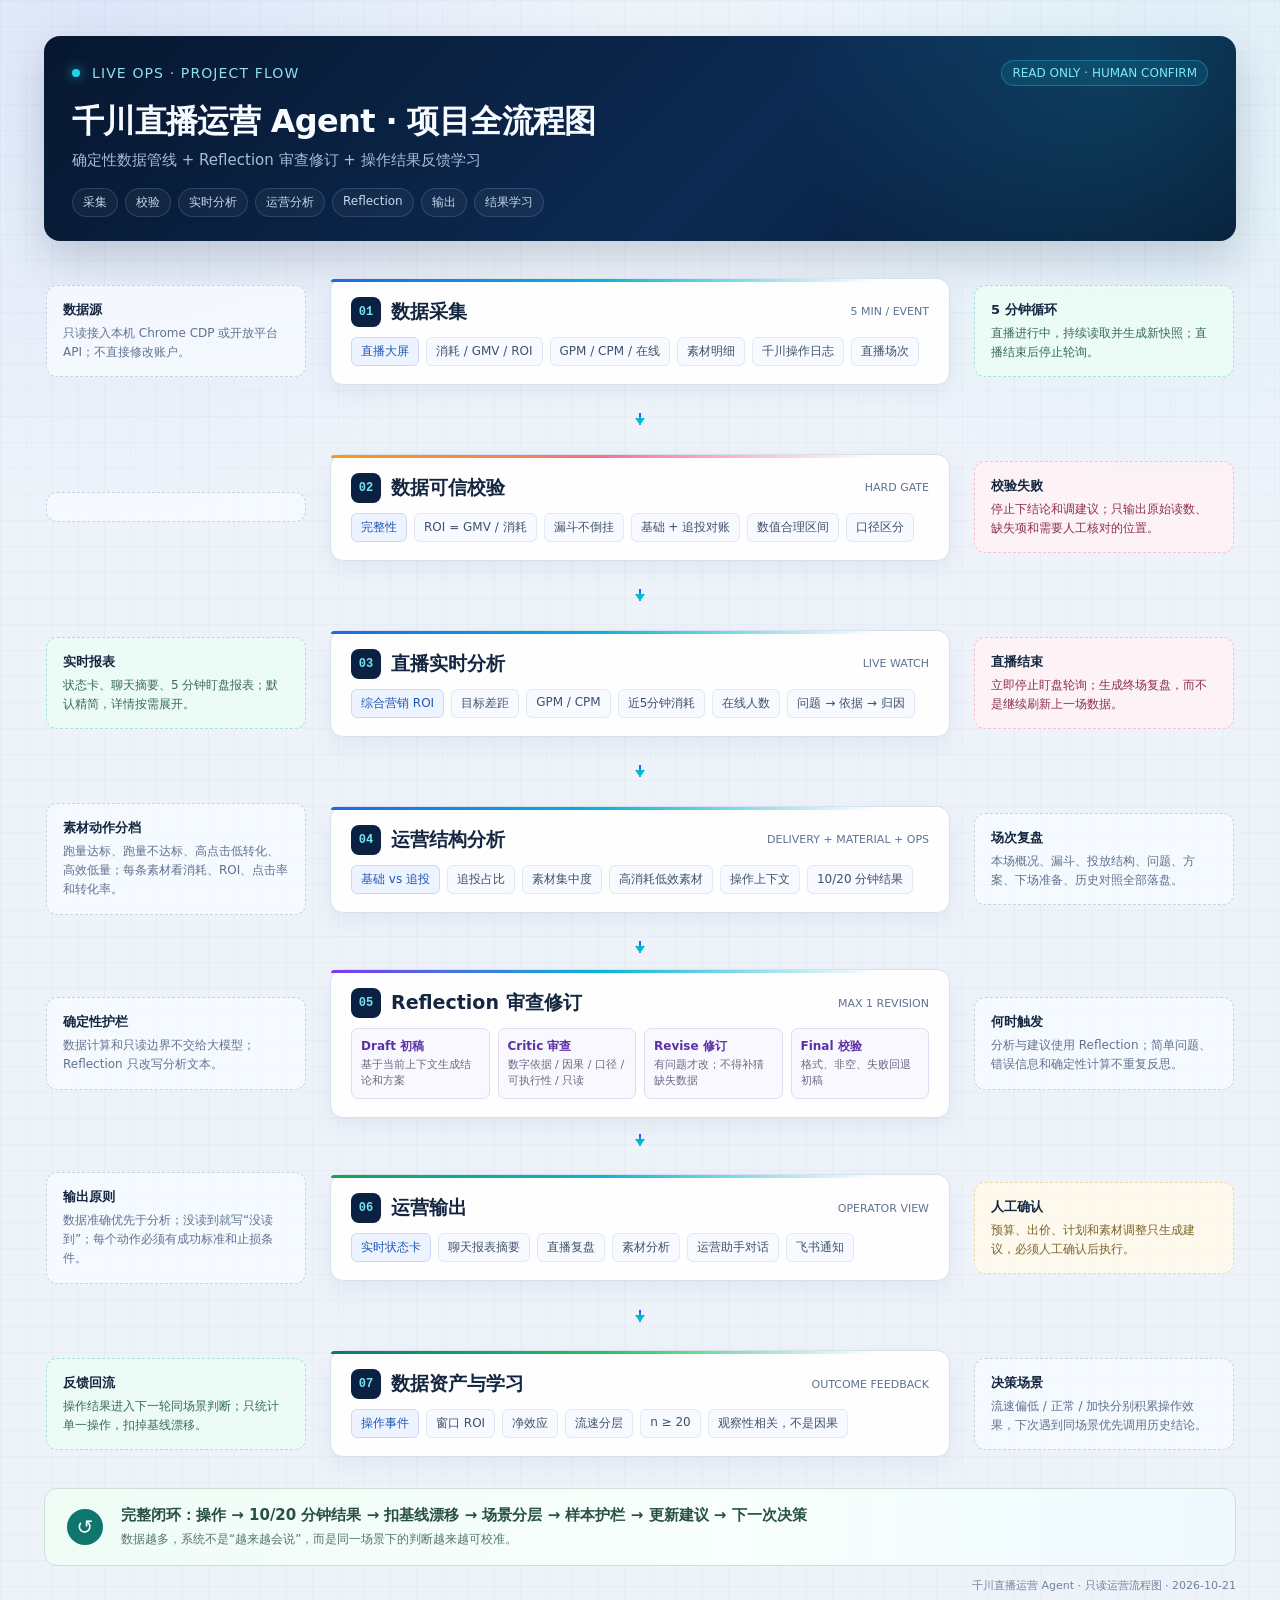
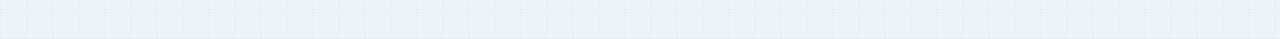
<file: docs/项目全流程图.html>
<!doctype html>
<html lang="zh-CN">
<head>
  <meta charset="utf-8" />
  <title>千川直播运营 Agent 全流程图</title>
  <style>
    :root {
      --bg: #eef3fa;
      --navy: #081a33;
      --ink: #142640;
      --muted: #60728f;
      --blue: #2563eb;
      --cyan: #06b6d4;
      --green: #16a34a;
      --amber: #f59e0b;
      --red: #e11d48;
      --line: #cfdbeb;
      --card: rgba(255,255,255,.94);
    }
    * { box-sizing: border-box; }
    body {
      margin: 0;
      padding: 36px 44px 46px;
      color: var(--ink);
      font-family: "Microsoft YaHei", "Noto Sans SC", system-ui, sans-serif;
      background:
        radial-gradient(circle at 8% 0%, rgba(37,99,235,.09), transparent 26%),
        radial-gradient(circle at 92% 5%, rgba(6,182,212,.07), transparent 24%),
        linear-gradient(rgba(96,114,143,.045) 1px, transparent 1px),
        linear-gradient(90deg, rgba(96,114,143,.045) 1px, transparent 1px),
        var(--bg);
      background-size: auto, auto, 26px 26px, 26px 26px, auto;
    }
    .hero {
      max-width: 1360px;
      margin: 0 auto 24px;
      padding: 24px 28px;
      border-radius: 16px;
      color: #f7fbff;
      background:
        radial-gradient(circle at 90% 10%, rgba(34,211,238,.16), transparent 30%),
        linear-gradient(135deg, #07172f, #0c2a52 58%, #071a35);
      box-shadow: 0 18px 42px rgba(8,26,51,.17);
    }
    .hero-top { display: flex; align-items: center; justify-content: space-between; gap: 20px; }
    .brand { display: flex; align-items: center; gap: 12px; font-size: 14px; color: #8fdff1; letter-spacing: .08em; }
    .brand-dot { width: 8px; height: 8px; border-radius: 50%; background: #22d3ee; box-shadow: 0 0 12px rgba(34,211,238,.85); }
    h1 { margin: 14px 0 7px; font-size: 32px; letter-spacing: -.02em; }
    .subtitle { margin: 0; color: #a7bdd8; font-size: 15px; }
    .hero-pipeline { display: flex; flex-wrap: wrap; gap: 7px; margin-top: 18px; }
    .hero-pipeline span { padding: 5px 10px; border: 1px solid rgba(115,164,225,.24); border-radius: 999px; background: rgba(255,255,255,.045); color: #c6d8ed; font-size: 12px; }
    .badge { padding: 5px 10px; border: 1px solid rgba(34,211,238,.32); border-radius: 999px; background: rgba(34,211,238,.1); color: #7de7f6; font-size: 12px; }
    .diagram { max-width: 1360px; margin: 0 auto; display: grid; gap: 12px; }
    .row { display: grid; grid-template-columns: 260px 620px 260px; justify-content: center; align-items: center; gap: 24px; min-height: 132px; }
    .step {
      position: relative;
      padding: 18px 20px;
      border: 1px solid #d6e1ef;
      border-radius: 13px;
      background: var(--card);
      box-shadow: 0 8px 22px rgba(31,62,108,.065);
    }
    .step::before { position: absolute; top: 0; right: 0; left: 0; height: 3px; border-radius: 13px 13px 0 0; background: linear-gradient(90deg, var(--blue), var(--cyan), transparent 88%); content: ""; }
    .step.validation::before { background: linear-gradient(90deg, var(--amber), #fb7185, transparent 88%); }
    .step.reflection::before { background: linear-gradient(90deg, #7c3aed, var(--cyan), transparent 88%); }
    .step.output::before { background: linear-gradient(90deg, var(--green), var(--cyan), transparent 88%); }
    .step.asset::before { background: linear-gradient(90deg, #0f766e, #22c55e, transparent 88%); }
    .step-head { display: flex; align-items: center; gap: 10px; margin-bottom: 10px; }
    .step-num { width: 30px; height: 30px; display: grid; place-items: center; border-radius: 8px; background: #0b2142; color: #76e2f5; font: 700 12px/1 Consolas, monospace; }
    .step h2 { margin: 0; font-size: 19px; }
    .step-sub { margin-left: auto; color: var(--muted); font-size: 11px; }
    .chips { display: flex; flex-wrap: wrap; gap: 7px; }
    .chip { padding: 5px 9px; border: 1px solid #e1e8f2; border-radius: 6px; background: #f7faff; color: #40516b; font-size: 12px; }
    .chip.key { border-color: #c8daf8; background: #edf4ff; color: #1f56b5; }
    .chip.fail { border-color: #f3c8d1; background: #fff1f4; color: #b5223f; }
    .side {
      padding: 14px 16px;
      border: 1px dashed #c5d3e5;
      border-radius: 11px;
      background: rgba(248,251,255,.78);
      color: var(--muted);
      font-size: 12px;
      line-height: 1.6;
    }
    .side strong { display: block; margin-bottom: 3px; color: var(--ink); font-size: 13px; }
    .side.loop { border-color: #a7e4d5; background: rgba(236,253,245,.82); color: #37695e; }
    .side.stop { border-color: #f1c4cf; background: rgba(255,242,245,.85); color: #8d3046; }
    .side.manual { border-color: #f0d7a9; background: rgba(255,250,235,.88); color: #7d6329; }
    .arrow { height: 20px; display: grid; place-items: center; position: relative; }
    .arrow::before { width: 2px; height: 12px; background: linear-gradient(var(--blue), var(--cyan)); content: ""; }
    .arrow::after { position: absolute; top: 9px; width: 0; height: 0; border-top: 7px solid var(--cyan); border-right: 5px solid transparent; border-left: 5px solid transparent; content: ""; }
    .reflection-grid { display: grid; grid-template-columns: repeat(4, 1fr); gap: 8px; margin-top: 4px; }
    .reflect-box { padding: 9px; border: 1px solid #e2dcf3; border-radius: 7px; background: #faf8ff; }
    .reflect-box b { display: block; color: #5b31a8; font-size: 12px; }
    .reflect-box span { display: block; margin-top: 2px; color: #6f6683; font-size: 11px; line-height: 1.45; }
    .footer-loop {
      max-width: 1360px;
      margin: 18px auto 0;
      padding: 17px 22px;
      border: 1px solid #cfe0d7;
      border-radius: 13px;
      background: linear-gradient(90deg, #effcf6, #f8fffc 58%, #eef9ff);
      color: #285044;
      display: flex;
      align-items: center;
      gap: 18px;
    }
    .loop-icon { width: 36px; height: 36px; display: grid; place-items: center; border-radius: 50%; background: #0f766e; color: #fff; font-size: 20px; }
    .footer-loop strong { display: block; margin-bottom: 3px; font-size: 15px; }
    .footer-loop span { color: #55766d; font-size: 12px; }
    .caption { max-width: 1360px; margin: 12px auto 0; color: #71829b; font-size: 11px; text-align: right; }
  </style>
</head>
<body>
  <header class="hero">
    <div class="hero-top">
      <div class="brand"><span class="brand-dot"></span>LIVE OPS · PROJECT FLOW</div>
      <span class="badge">READ ONLY · HUMAN CONFIRM</span>
    </div>
    <h1>千川直播运营 Agent · 项目全流程图</h1>
    <p class="subtitle">确定性数据管线 + Reflection 审查修订 + 操作结果反馈学习</p>
    <div class="hero-pipeline">
      <span>采集</span><span>校验</span><span>实时分析</span><span>运营分析</span><span>Reflection</span><span>输出</span><span>结果学习</span>
    </div>
  </header>

  <main class="diagram">
    <div class="row">
      <div class="side"><strong>数据源</strong>只读接入本机 Chrome CDP 或开放平台 API；不直接修改账户。</div>
      <section class="step">
        <div class="step-head"><span class="step-num">01</span><h2>数据采集</h2><span class="step-sub">5 MIN / EVENT</span></div>
        <div class="chips"><span class="chip key">直播大屏</span><span class="chip">消耗 / GMV / ROI</span><span class="chip">GPM / CPM / 在线</span><span class="chip">素材明细</span><span class="chip">千川操作日志</span><span class="chip">直播场次</span></div>
      </section>
      <div class="side loop"><strong>5 分钟循环</strong>直播进行中，持续读取并生成新快照；直播结束后停止轮询。</div>
    </div>
    <div class="arrow"></div>

    <div class="row">
      <div class="side"></div>
      <section class="step validation">
        <div class="step-head"><span class="step-num">02</span><h2>数据可信校验</h2><span class="step-sub">HARD GATE</span></div>
        <div class="chips"><span class="chip key">完整性</span><span class="chip">ROI = GMV / 消耗</span><span class="chip">漏斗不倒挂</span><span class="chip">基础 + 追投对账</span><span class="chip">数值合理区间</span><span class="chip">口径区分</span></div>
      </section>
      <div class="side stop"><strong>校验失败</strong>停止下结论和调建议；只输出原始读数、缺失项和需要人工核对的位置。</div>
    </div>
    <div class="arrow"></div>

    <div class="row">
      <div class="side loop"><strong>实时报表</strong>状态卡、聊天摘要、5 分钟盯盘报表；默认精简，详情按需展开。</div>
      <section class="step">
        <div class="step-head"><span class="step-num">03</span><h2>直播实时分析</h2><span class="step-sub">LIVE WATCH</span></div>
        <div class="chips"><span class="chip key">综合营销 ROI</span><span class="chip">目标差距</span><span class="chip">GPM / CPM</span><span class="chip">近5分钟消耗</span><span class="chip">在线人数</span><span class="chip">问题 → 依据 → 归因</span></div>
      </section>
      <div class="side stop"><strong>直播结束</strong>立即停止盯盘轮询；生成终场复盘，而不是继续刷新上一场数据。</div>
    </div>
    <div class="arrow"></div>

    <div class="row">
      <div class="side"><strong>素材动作分档</strong>跑量达标、跑量不达标、高点击低转化、高效低量；每条素材看消耗、ROI、点击率和转化率。</div>
      <section class="step">
        <div class="step-head"><span class="step-num">04</span><h2>运营结构分析</h2><span class="step-sub">DELIVERY + MATERIAL + OPS</span></div>
        <div class="chips"><span class="chip key">基础 vs 追投</span><span class="chip">追投占比</span><span class="chip">素材集中度</span><span class="chip">高消耗低效素材</span><span class="chip">操作上下文</span><span class="chip">10/20 分钟结果</span></div>
      </section>
      <div class="side"><strong>场次复盘</strong>本场概况、漏斗、投放结构、问题、方案、下场准备、历史对照全部落盘。</div>
    </div>
    <div class="arrow"></div>

    <div class="row">
      <div class="side"><strong>确定性护栏</strong>数据计算和只读边界不交给大模型；Reflection 只改写分析文本。</div>
      <section class="step reflection">
        <div class="step-head"><span class="step-num">05</span><h2>Reflection 审查修订</h2><span class="step-sub">MAX 1 REVISION</span></div>
        <div class="reflection-grid">
          <div class="reflect-box"><b>Draft 初稿</b><span>基于当前上下文生成结论和方案</span></div>
          <div class="reflect-box"><b>Critic 审查</b><span>数字依据 / 因果 / 口径 / 可执行性 / 只读</span></div>
          <div class="reflect-box"><b>Revise 修订</b><span>有问题才改；不得补猜缺失数据</span></div>
          <div class="reflect-box"><b>Final 校验</b><span>格式、非空、失败回退初稿</span></div>
        </div>
      </section>
      <div class="side"><strong>何时触发</strong>分析与建议使用 Reflection；简单问题、错误信息和确定性计算不重复反思。</div>
    </div>
    <div class="arrow"></div>

    <div class="row">
      <div class="side"><strong>输出原则</strong>数据准确优先于分析；没读到就写“没读到”；每个动作必须有成功标准和止损条件。</div>
      <section class="step output">
        <div class="step-head"><span class="step-num">06</span><h2>运营输出</h2><span class="step-sub">OPERATOR VIEW</span></div>
        <div class="chips"><span class="chip key">实时状态卡</span><span class="chip">聊天报表摘要</span><span class="chip">直播复盘</span><span class="chip">素材分析</span><span class="chip">运营助手对话</span><span class="chip">飞书通知</span></div>
      </section>
      <div class="side manual"><strong>人工确认</strong>预算、出价、计划和素材调整只生成建议，必须人工确认后执行。</div>
    </div>
    <div class="arrow"></div>

    <div class="row">
      <div class="side loop"><strong>反馈回流</strong>操作结果进入下一轮同场景判断；只统计单一操作，扣掉基线漂移。</div>
      <section class="step asset">
        <div class="step-head"><span class="step-num">07</span><h2>数据资产与学习</h2><span class="step-sub">OUTCOME FEEDBACK</span></div>
        <div class="chips"><span class="chip key">操作事件</span><span class="chip">窗口 ROI</span><span class="chip">净效应</span><span class="chip">流速分层</span><span class="chip">n ≥ 20</span><span class="chip">观察性相关，不是因果</span></div>
      </section>
      <div class="side"><strong>决策场景</strong>流速偏低 / 正常 / 加快分别积累操作效果，下次遇到同场景优先调用历史结论。</div>
    </div>
  </main>

  <footer class="footer-loop">
    <div class="loop-icon">↺</div>
    <div><strong>完整闭环：操作 → 10/20 分钟结果 → 扣基线漂移 → 场景分层 → 样本护栏 → 更新建议 → 下一次决策</strong><span>数据越多，系统不是“越来越会说”，而是同一场景下的判断越来越可校准。</span></div>
  </footer>
  <div class="caption">千川直播运营 Agent · 只读运营流程图 · 2026-10-21</div>
</body>
</html>
</file>
